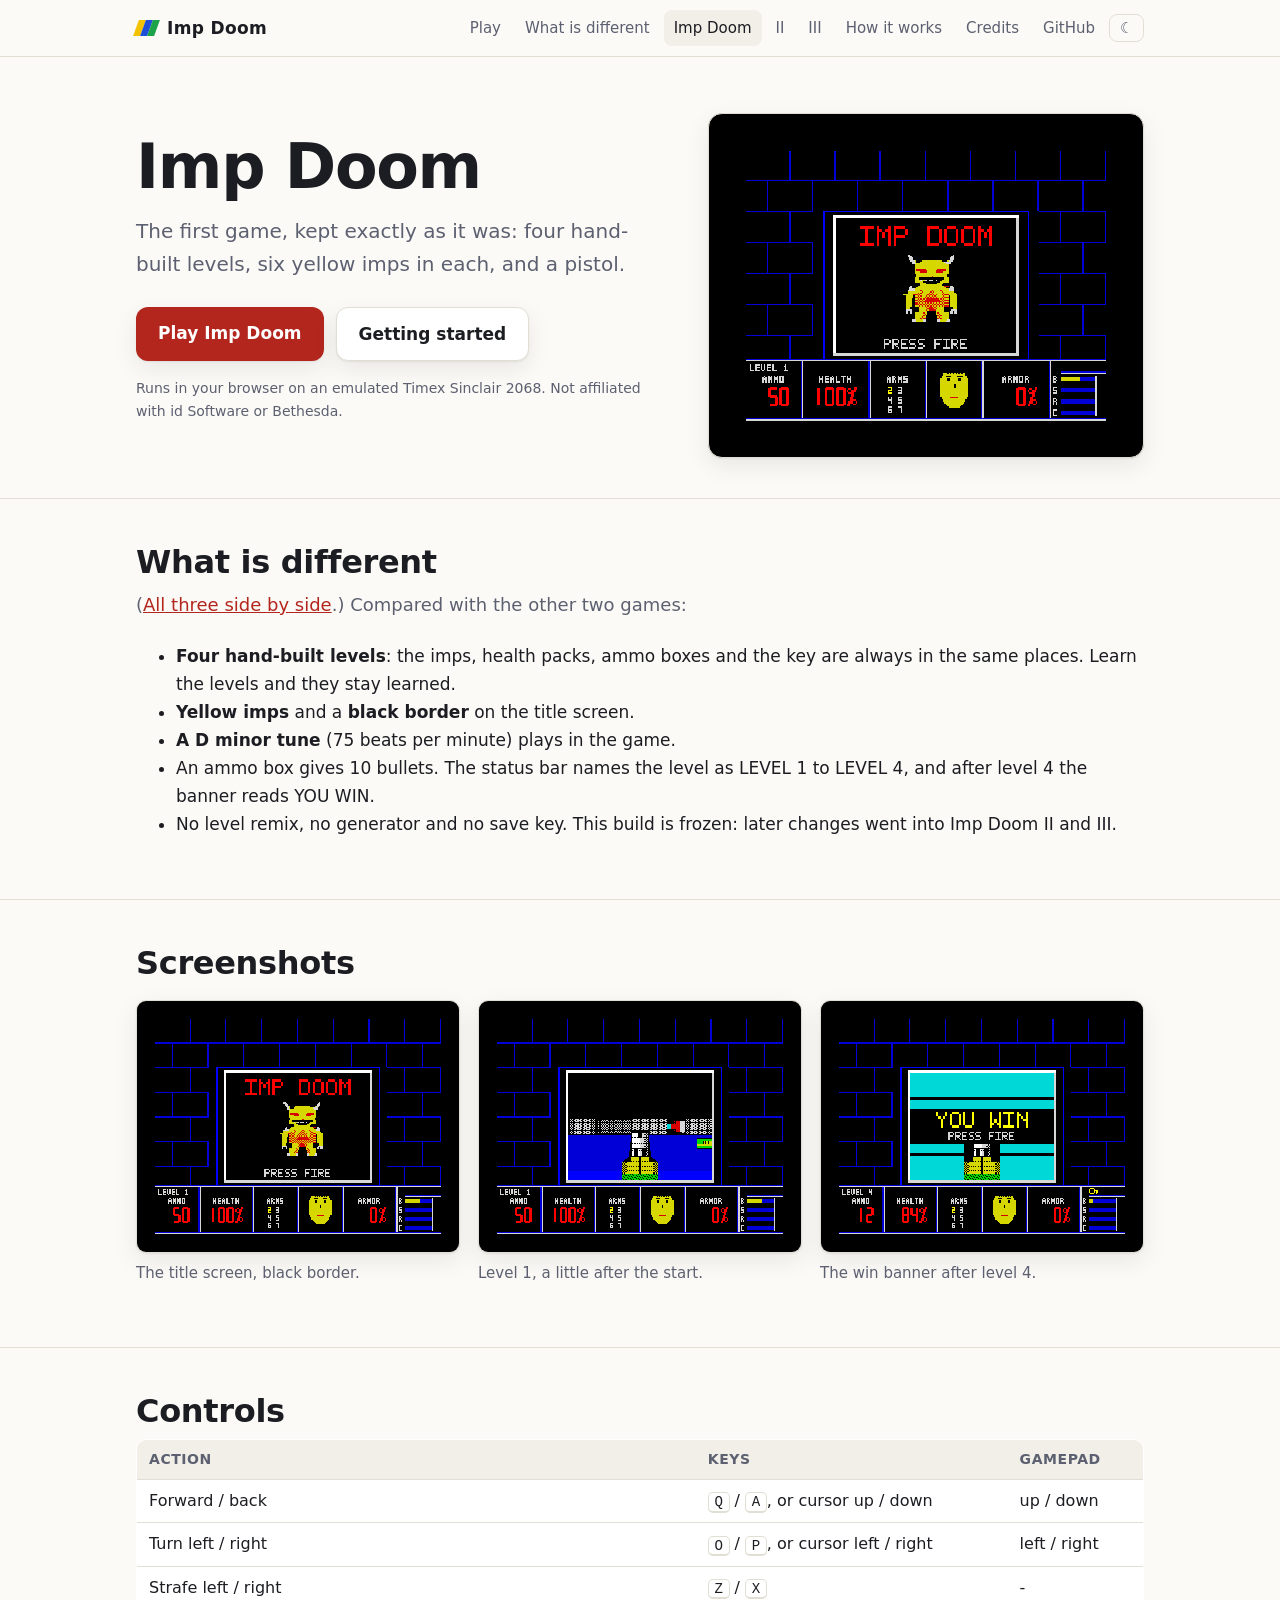
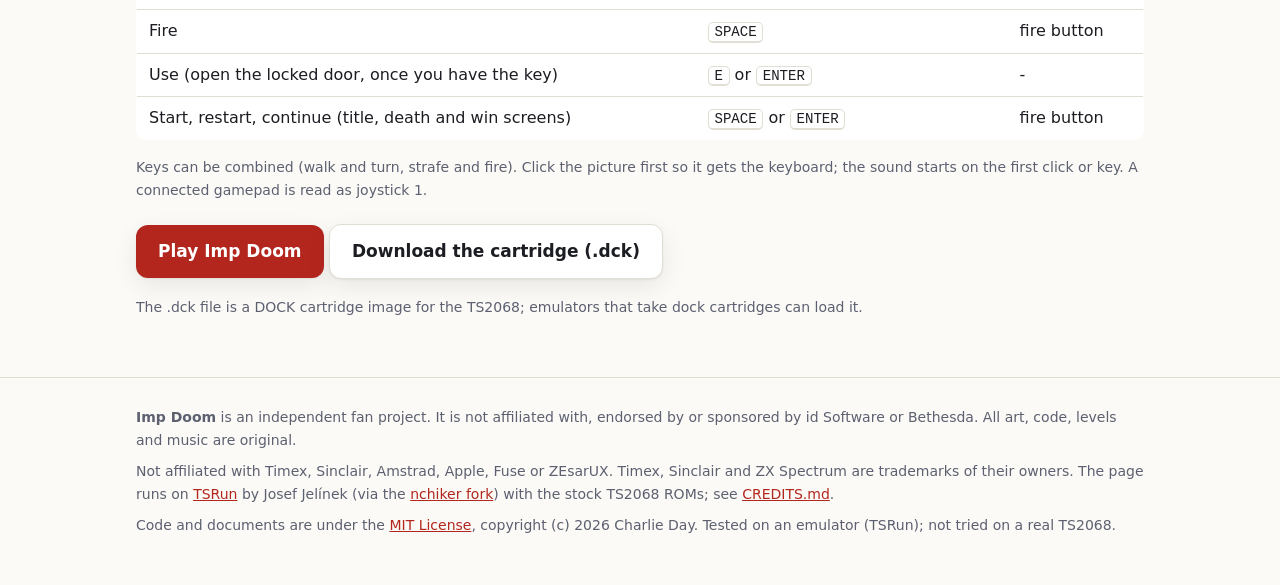
<file: imp-doom-1.html>
<!doctype html>
<html lang="en">
<head>
<meta charset="utf-8">
<meta name="viewport" content="width=device-width, initial-scale=1">
<title>Imp Doom</title>
<meta name="description" content="Imp Doom, the first version: four hand-built levels, yellow imps, a first-person shooter for the Timex Sinclair 2068.">
<link rel="icon" href="img/favicon.svg" type="image/svg+xml">
<link rel="stylesheet" href="css/site.css">
<script>try { var t = localStorage.getItem('imp-doom-site.theme'); if (t) document.documentElement.dataset.theme = t; } catch (e) {}</script>
</head>
<body>
<header class="bar">
  <div class="wrap">
    <a class="brand" href="index.html"><span class="stripe"><i></i><i></i><i></i></span> Imp Doom</a>
    <nav>
      <a href="index.html#play">Play</a>
      <a href="index.html#different">What is different</a>
      <a href="imp-doom-1.html" class="current">Imp Doom</a>
      <a href="imp-doom-2.html">II</a>
      <a href="imp-doom-3.html">III</a>
      <a href="tech.html">How it works</a>
      <a href="index.html#credits">Credits</a>
      <a href="https://github.com/nchiker/Imp-Doom">GitHub</a>
      <button class="theme" id="theme" title="Switch between light and dark">&#9790;</button>
    </nav>
  </div>
</header>

<section class="hero">
  <div class="wrap">
    <div>
      <h1>Imp Doom</h1>
      <p class="lead">The first game, kept exactly as it was: four hand-built levels, six yellow imps in each, and a pistol.</p>
      <div class="cta"><a class="btn" href="index.html#play=1">Play Imp Doom</a><a class="btn alt" href="index.html#getting-started">Getting started</a></div>
      <p class="fine">Runs in your browser on an emulated Timex Sinclair 2068. Not affiliated with id Software or Bethesda.</p>
    </div>
    <div class="screen"><img class="px" src="img/imp1_title.png" alt="Imp Doom title screen" width="576" height="448"></div>
  </div>
</section>
<section>
  <div class="wrap">
    <h2>What is different</h2>
    <p class="sub">(<a href="index.html#compare">All three side by side</a>.) Compared with the other two games:</p>
    <ul>
      <li><b>Four hand-built levels</b>: the imps, health packs, ammo boxes and the key are always in the same places. Learn the levels and they stay learned.</li>
      <li><b>Yellow imps</b> and a <b>black border</b> on the title screen.</li>
      <li><b>A D minor tune</b> (75 beats per minute) plays in the game.</li>
      <li>An ammo box gives 10 bullets. The status bar names the level as LEVEL 1 to LEVEL 4, and after level 4 the banner reads YOU WIN.</li>
      <li>No level remix, no generator and no save key. This build is frozen: later changes went into Imp Doom II and III.</li>
    </ul>
  </div>
</section>
<section>
  <div class="wrap">
    <h2>Screenshots</h2>
    <div class="trio">
<figure><img class="px" src="img/imp1_title.png" alt="Imp Doom title screen" width="576" height="448"><figcaption>The title screen, black border.</figcaption></figure>
<figure><img class="px" src="img/imp1_level1.png" alt="Imp Doom level 1" width="576" height="448"><figcaption>Level 1, a little after the start.</figcaption></figure>
<figure><img class="px" src="img/imp1_win.png" alt="Imp Doom: YOU WIN banner" width="576" height="448"><figcaption>The win banner after level 4.</figcaption></figure>
    </div>
  </div>
</section>
<section>
  <div class="wrap">
    <h2>Controls</h2>
<table>
  <tr><th>Action</th><th>Keys</th><th>Gamepad</th></tr>
  <tr><td>Forward / back</td><td><kbd>Q</kbd> / <kbd>A</kbd>, or cursor up / down</td><td>up / down</td></tr>
  <tr><td>Turn left / right</td><td><kbd>O</kbd> / <kbd>P</kbd>, or cursor left / right</td><td>left / right</td></tr>
  <tr><td>Strafe left / right</td><td><kbd>Z</kbd> / <kbd>X</kbd></td><td>-</td></tr>
  <tr><td>Fire</td><td><kbd>SPACE</kbd></td><td>fire button</td></tr>
  <tr><td>Use (open the locked door, once you have the key)</td><td><kbd>E</kbd> or <kbd>ENTER</kbd></td><td>-</td></tr>
  <tr><td>Start, restart, continue (title, death and win screens)</td><td><kbd>SPACE</kbd> or <kbd>ENTER</kbd></td><td>fire button</td></tr>
</table>
<p class="fine">Keys can be combined (walk and turn, strafe and fire). Click the picture first so it gets the keyboard; the sound starts on the first click or key. A connected gamepad is read as joystick 1.</p>
    <p style="margin-top:22px"><a class="btn" href="index.html#play=1">Play Imp Doom</a> <a class="btn alt" href="cart/imp_doom_1.dck" download>Download the cartridge (.dck)</a></p>
    <p class="fine">The .dck file is a DOCK cartridge image for the TS2068; emulators that take dock cartridges can load it.</p>
  </div>
</section>
<footer>
  <div class="wrap">
    <p><b>Imp Doom</b> is an independent fan project. It is not affiliated with, endorsed by or sponsored by id Software or Bethesda. All art, code, levels and music are original.</p>
    <p>Not affiliated with Timex, Sinclair, Amstrad, Apple, Fuse or ZEsarUX. Timex, Sinclair and ZX Spectrum are trademarks of their owners. The page runs on <a href="https://github.com/josef-jelinek/TSRun">TSRun</a> by Josef Jel&iacute;nek (via the <a href="https://github.com/nchiker/TSRun">nchiker fork</a>) with the stock TS2068 ROMs; see <a href="https://github.com/nchiker/Imp-Doom/blob/main/CREDITS.md">CREDITS.md</a>.</p>
    <p>Code and documents are under the <a href="LICENSE">MIT License</a>, copyright (c) 2026 Charlie Day. Tested on an emulator (TSRun); not tried on a real TS2068.</p>
  </div>
</footer>
<script src="js/site.js"></script>
</body>
</html>
</file>
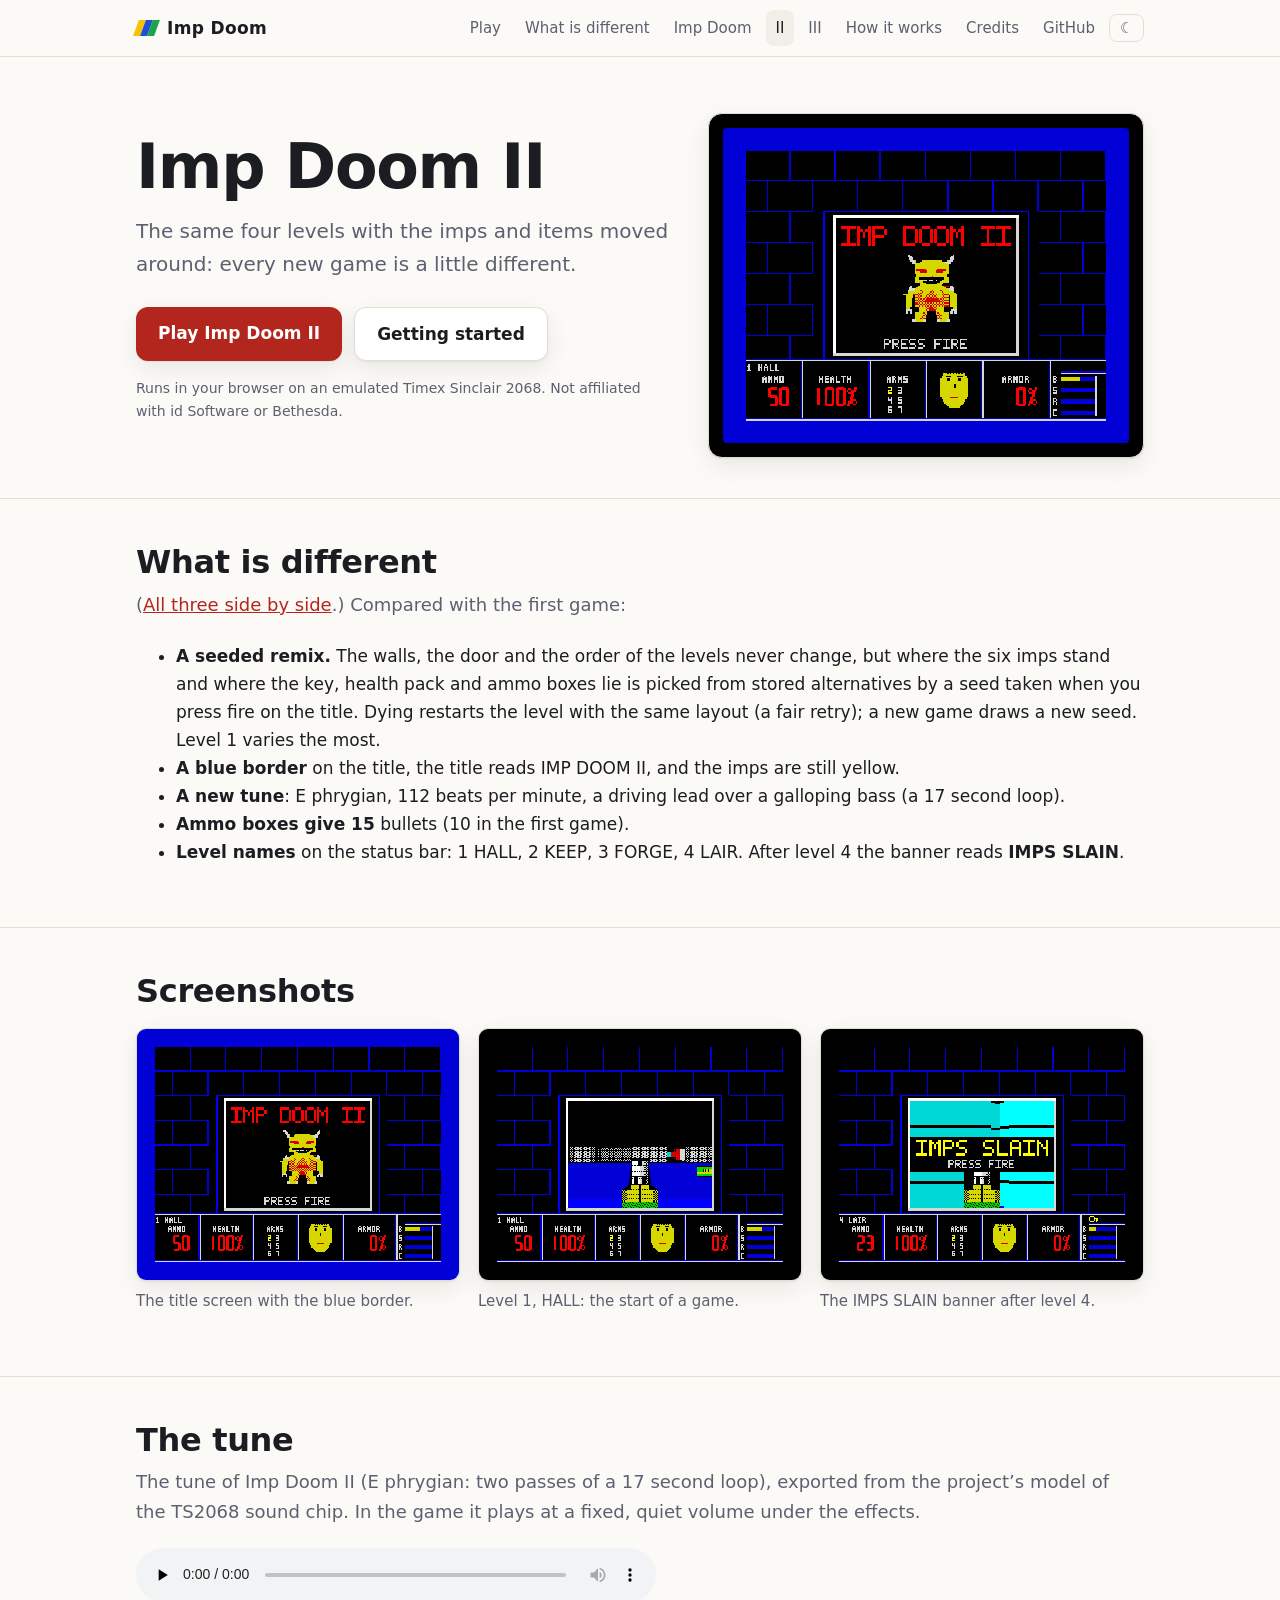
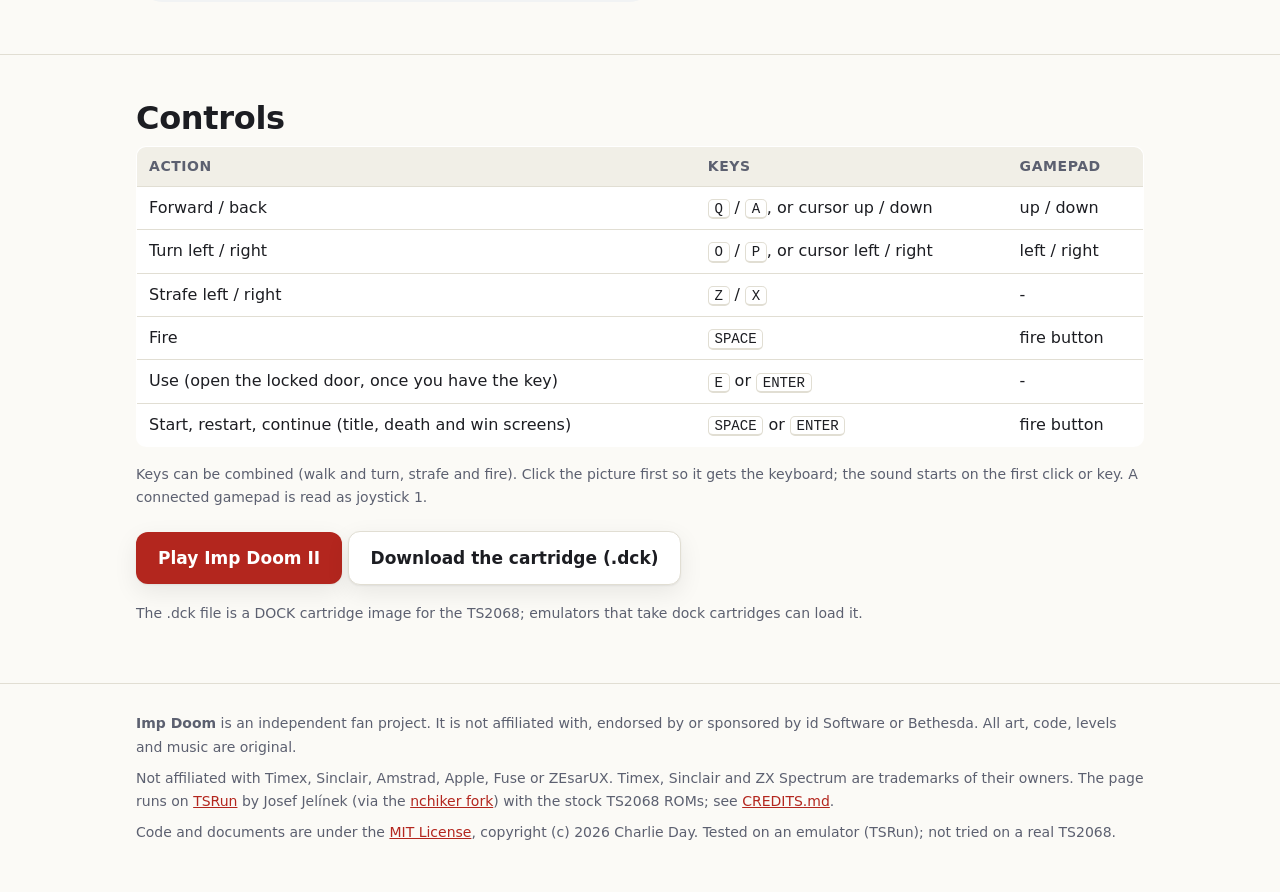
<file: imp-doom-2.html>
<!doctype html>
<html lang="en">
<head>
<meta charset="utf-8">
<meta name="viewport" content="width=device-width, initial-scale=1">
<title>Imp Doom II</title>
<meta name="description" content="Imp Doom II: the four levels remixed with seeded imp and item placement, blue border, a new tune.">
<link rel="icon" href="img/favicon.svg" type="image/svg+xml">
<link rel="stylesheet" href="css/site.css">
<script>try { var t = localStorage.getItem('imp-doom-site.theme'); if (t) document.documentElement.dataset.theme = t; } catch (e) {}</script>
</head>
<body>
<header class="bar">
  <div class="wrap">
    <a class="brand" href="index.html"><span class="stripe"><i></i><i></i><i></i></span> Imp Doom</a>
    <nav>
      <a href="index.html#play">Play</a>
      <a href="index.html#different">What is different</a>
      <a href="imp-doom-1.html">Imp Doom</a>
      <a href="imp-doom-2.html" class="current">II</a>
      <a href="imp-doom-3.html">III</a>
      <a href="tech.html">How it works</a>
      <a href="index.html#credits">Credits</a>
      <a href="https://github.com/nchiker/Imp-Doom">GitHub</a>
      <button class="theme" id="theme" title="Switch between light and dark">&#9790;</button>
    </nav>
  </div>
</header>

<section class="hero">
  <div class="wrap">
    <div>
      <h1>Imp Doom II</h1>
      <p class="lead">The same four levels with the imps and items moved around: every new game is a little different.</p>
      <div class="cta"><a class="btn" href="index.html#play=2">Play Imp Doom II</a><a class="btn alt" href="index.html#getting-started">Getting started</a></div>
      <p class="fine">Runs in your browser on an emulated Timex Sinclair 2068. Not affiliated with id Software or Bethesda.</p>
    </div>
    <div class="screen"><img class="px" src="img/imp2_title.png" alt="Imp Doom II title screen" width="576" height="448"></div>
  </div>
</section>
<section>
  <div class="wrap">
    <h2>What is different</h2>
    <p class="sub">(<a href="index.html#compare">All three side by side</a>.) Compared with the first game:</p>
    <ul>
      <li><b>A seeded remix.</b> The walls, the door and the order of the levels never change, but where the six imps stand and where the key, health pack and ammo boxes lie is picked from stored alternatives by a seed taken when you press fire on the title. Dying restarts the level with the same layout (a fair retry); a new game draws a new seed. Level 1 varies the most.</li>
      <li><b>A blue border</b> on the title, the title reads IMP DOOM II, and the imps are still yellow.</li>
      <li><b>A new tune</b>: E phrygian, 112 beats per minute, a driving lead over a galloping bass (a 17 second loop).</li>
      <li><b>Ammo boxes give 15</b> bullets (10 in the first game).</li>
      <li><b>Level names</b> on the status bar: 1 HALL, 2 KEEP, 3 FORGE, 4 LAIR. After level 4 the banner reads <b>IMPS SLAIN</b>.</li>
    </ul>
  </div>
</section>
<section>
  <div class="wrap">
    <h2>Screenshots</h2>
    <div class="trio">
<figure><img class="px" src="img/imp2_title.png" alt="Imp Doom II title screen" width="576" height="448"><figcaption>The title screen with the blue border.</figcaption></figure>
<figure><img class="px" src="img/imp2_level1.png" alt="Imp Doom II level 1" width="576" height="448"><figcaption>Level 1, HALL: the start of a game.</figcaption></figure>
<figure><img class="px" src="img/imp2_win.png" alt="Imp Doom II: IMPS SLAIN banner" width="576" height="448"><figcaption>The IMPS SLAIN banner after level 4.</figcaption></figure>
    </div>
  </div>
</section>
<section>
  <div class="wrap">
    <h2>The tune</h2>
    <p class="sub">The tune of Imp Doom II (E phrygian: two passes of a 17 second loop), exported from the project&rsquo;s model of the TS2068 sound chip. In the game it plays at a fixed, quiet volume under the effects.</p>
    <audio controls preload="none" src="audio/imp_doom_2_tune.mp3">Your browser does not play audio elements; the file is <a href="audio/imp_doom_2_tune.mp3">audio/imp_doom_2_tune.mp3</a>.</audio>
  </div>
</section>
<section>
  <div class="wrap">
    <h2>Controls</h2>
<table>
  <tr><th>Action</th><th>Keys</th><th>Gamepad</th></tr>
  <tr><td>Forward / back</td><td><kbd>Q</kbd> / <kbd>A</kbd>, or cursor up / down</td><td>up / down</td></tr>
  <tr><td>Turn left / right</td><td><kbd>O</kbd> / <kbd>P</kbd>, or cursor left / right</td><td>left / right</td></tr>
  <tr><td>Strafe left / right</td><td><kbd>Z</kbd> / <kbd>X</kbd></td><td>-</td></tr>
  <tr><td>Fire</td><td><kbd>SPACE</kbd></td><td>fire button</td></tr>
  <tr><td>Use (open the locked door, once you have the key)</td><td><kbd>E</kbd> or <kbd>ENTER</kbd></td><td>-</td></tr>
  <tr><td>Start, restart, continue (title, death and win screens)</td><td><kbd>SPACE</kbd> or <kbd>ENTER</kbd></td><td>fire button</td></tr>
</table>
<p class="fine">Keys can be combined (walk and turn, strafe and fire). Click the picture first so it gets the keyboard; the sound starts on the first click or key. A connected gamepad is read as joystick 1.</p>
    <p style="margin-top:22px"><a class="btn" href="index.html#play=2">Play Imp Doom II</a> <a class="btn alt" href="cart/imp_doom_2.dck" download>Download the cartridge (.dck)</a></p>
    <p class="fine">The .dck file is a DOCK cartridge image for the TS2068; emulators that take dock cartridges can load it.</p>
  </div>
</section>
<footer>
  <div class="wrap">
    <p><b>Imp Doom</b> is an independent fan project. It is not affiliated with, endorsed by or sponsored by id Software or Bethesda. All art, code, levels and music are original.</p>
    <p>Not affiliated with Timex, Sinclair, Amstrad, Apple, Fuse or ZEsarUX. Timex, Sinclair and ZX Spectrum are trademarks of their owners. The page runs on <a href="https://github.com/josef-jelinek/TSRun">TSRun</a> by Josef Jel&iacute;nek (via the <a href="https://github.com/nchiker/TSRun">nchiker fork</a>) with the stock TS2068 ROMs; see <a href="https://github.com/nchiker/Imp-Doom/blob/main/CREDITS.md">CREDITS.md</a>.</p>
    <p>Code and documents are under the <a href="LICENSE">MIT License</a>, copyright (c) 2026 Charlie Day. Tested on an emulator (TSRun); not tried on a real TS2068.</p>
  </div>
</footer>
<script src="js/site.js"></script>
</body>
</html>
</file>
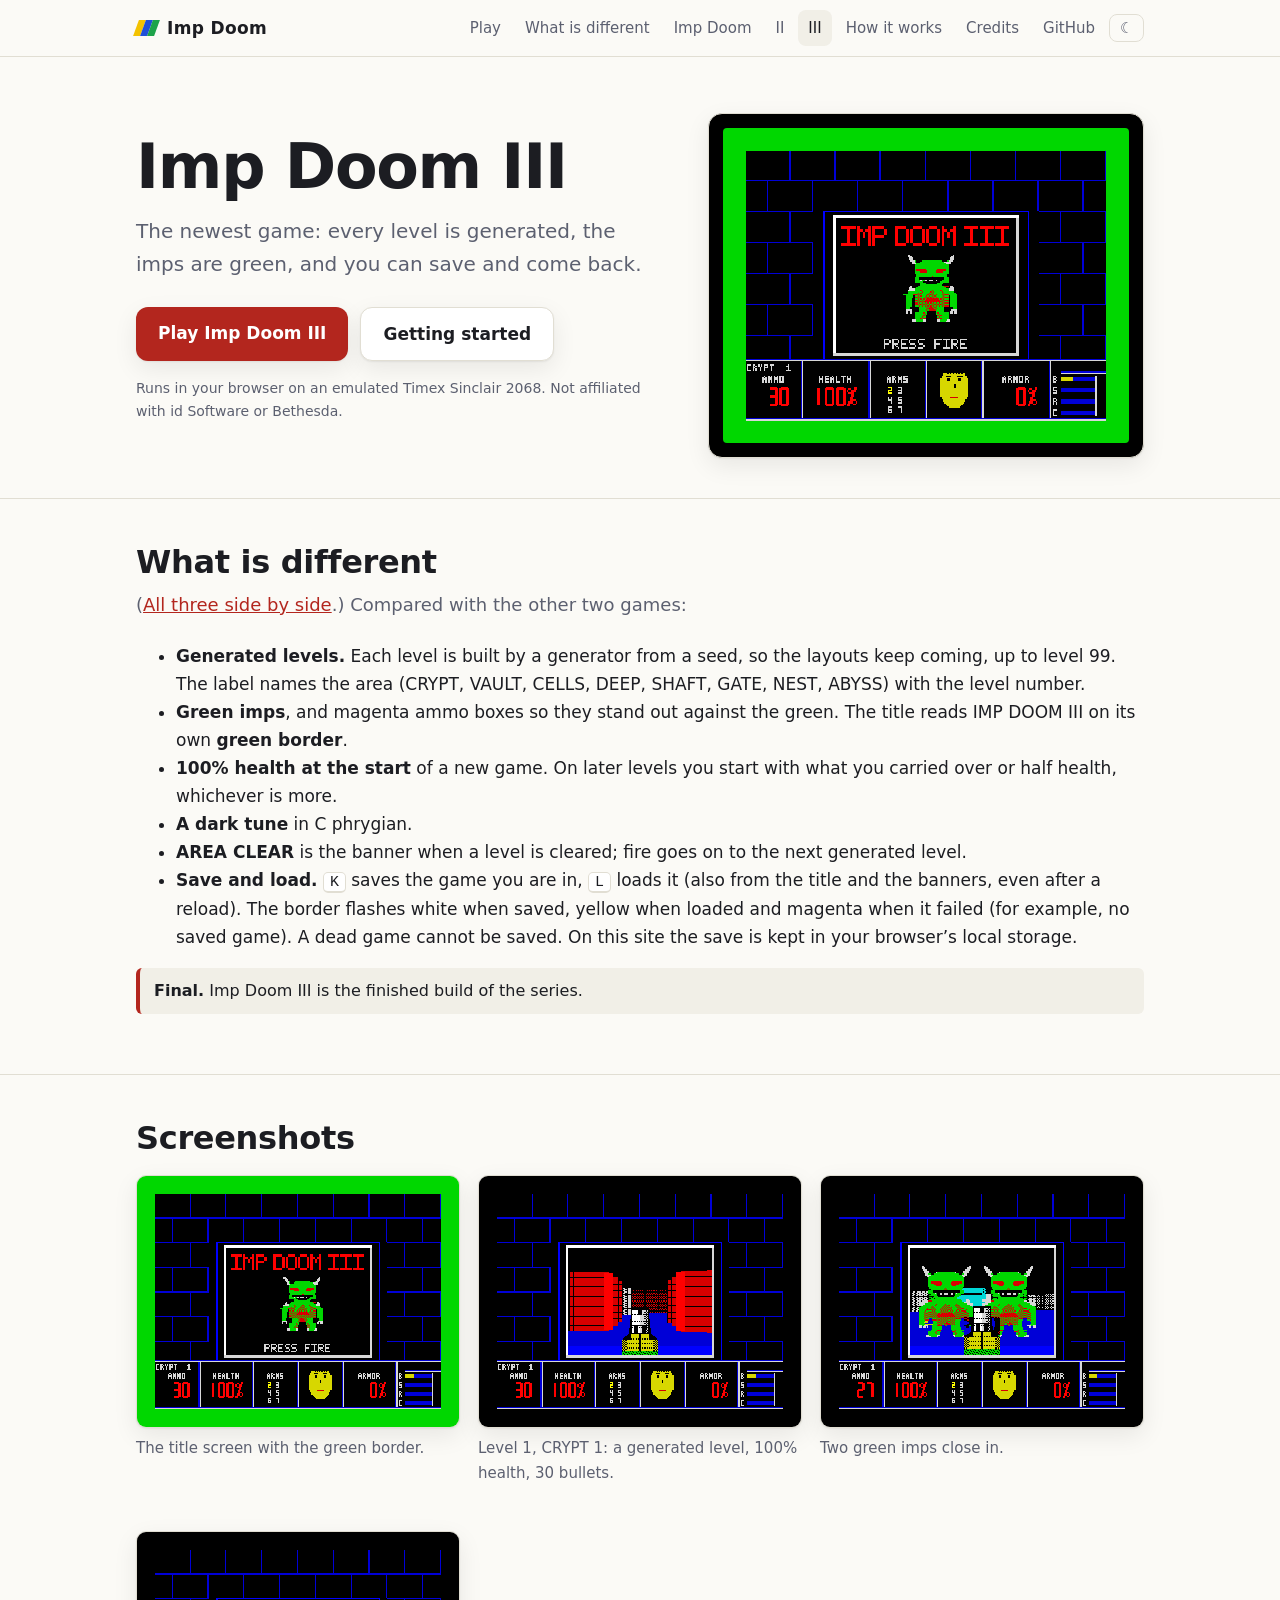
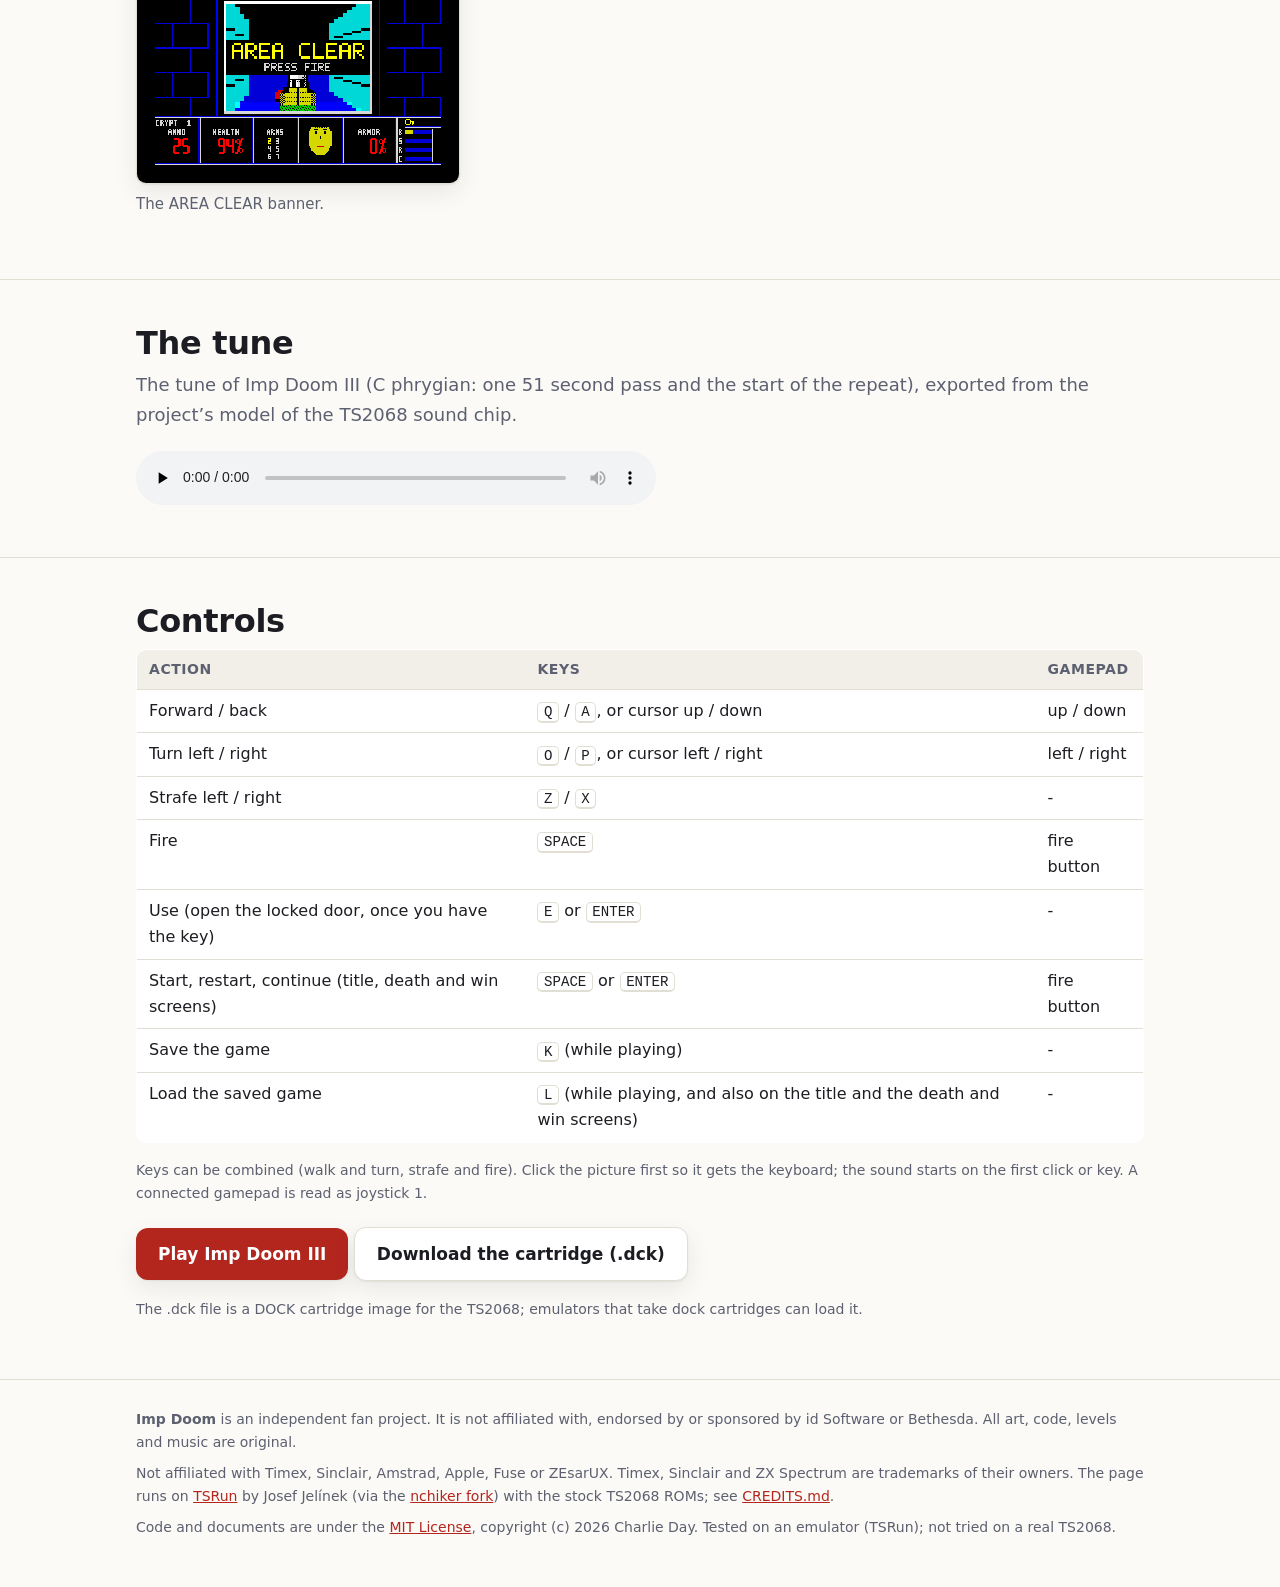
<file: imp-doom-3.html>
<!doctype html>
<html lang="en">
<head>
<meta charset="utf-8">
<meta name="viewport" content="width=device-width, initial-scale=1">
<title>Imp Doom III</title>
<meta name="description" content="Imp Doom III: generated levels up to level 99, green imps, a dark tune, and save and load on K and L.">
<link rel="icon" href="img/favicon.svg" type="image/svg+xml">
<link rel="stylesheet" href="css/site.css">
<script>try { var t = localStorage.getItem('imp-doom-site.theme'); if (t) document.documentElement.dataset.theme = t; } catch (e) {}</script>
</head>
<body>
<header class="bar">
  <div class="wrap">
    <a class="brand" href="index.html"><span class="stripe"><i></i><i></i><i></i></span> Imp Doom</a>
    <nav>
      <a href="index.html#play">Play</a>
      <a href="index.html#different">What is different</a>
      <a href="imp-doom-1.html">Imp Doom</a>
      <a href="imp-doom-2.html">II</a>
      <a href="imp-doom-3.html" class="current">III</a>
      <a href="tech.html">How it works</a>
      <a href="index.html#credits">Credits</a>
      <a href="https://github.com/nchiker/Imp-Doom">GitHub</a>
      <button class="theme" id="theme" title="Switch between light and dark">&#9790;</button>
    </nav>
  </div>
</header>

<section class="hero">
  <div class="wrap">
    <div>
      <h1>Imp Doom III</h1>
      <p class="lead">The newest game: every level is generated, the imps are green, and you can save and come back.</p>
      <div class="cta"><a class="btn" href="index.html#play=3">Play Imp Doom III</a><a class="btn alt" href="index.html#getting-started">Getting started</a></div>
      <p class="fine">Runs in your browser on an emulated Timex Sinclair 2068. Not affiliated with id Software or Bethesda.</p>
    </div>
    <div class="screen"><img class="px" src="img/imp3_title.png" alt="Imp Doom III title screen" width="576" height="448"></div>
  </div>
</section>
<section>
  <div class="wrap">
    <h2>What is different</h2>
    <p class="sub">(<a href="index.html#compare">All three side by side</a>.) Compared with the other two games:</p>
    <ul>
      <li><b>Generated levels.</b> Each level is built by a generator from a seed, so the layouts keep coming, up to level 99. The label names the area (CRYPT, VAULT, CELLS, DEEP, SHAFT, GATE, NEST, ABYSS) with the level number.</li>
      <li><b>Green imps</b>, and magenta ammo boxes so they stand out against the green. The title reads IMP DOOM III on its own <b>green border</b>.</li>
      <li><b>100% health at the start</b> of a new game. On later levels you start with what you carried over or half health, whichever is more.</li>
      <li><b>A dark tune</b> in C phrygian.</li>
      <li><b>AREA CLEAR</b> is the banner when a level is cleared; fire goes on to the next generated level.</li>
      <li><b>Save and load.</b> <kbd>K</kbd> saves the game you are in, <kbd>L</kbd> loads it (also from the title and the banners, even after a reload). The border flashes white when saved, yellow when loaded and magenta when it failed (for example, no saved game). A dead game cannot be saved. On this site the save is kept in your browser&rsquo;s local storage.</li>
    </ul>
    <p class="note"><b>Final.</b> Imp Doom III is the finished build of the series.</p>
  </div>
</section>
<section>
  <div class="wrap">
    <h2>Screenshots</h2>
    <div class="trio">
<figure><img class="px" src="img/imp3_title.png" alt="Imp Doom III title screen" width="576" height="448"><figcaption>The title screen with the green border.</figcaption></figure>
<figure><img class="px" src="img/imp3_level1.png" alt="Imp Doom III level 1" width="576" height="448"><figcaption>Level 1, CRYPT 1: a generated level, 100% health, 30 bullets.</figcaption></figure>
<figure><img class="px" src="img/imp3_imps.png" alt="Imp Doom III: two green imps" width="576" height="448"><figcaption>Two green imps close in.</figcaption></figure>
<figure><img class="px" src="img/imp3_clear.png" alt="Imp Doom III: AREA CLEAR banner" width="576" height="448"><figcaption>The AREA CLEAR banner.</figcaption></figure>
    </div>
  </div>
</section>
<section>
  <div class="wrap">
    <h2>The tune</h2>
    <p class="sub">The tune of Imp Doom III (C phrygian: one 51 second pass and the start of the repeat), exported from the project&rsquo;s model of the TS2068 sound chip.</p>
    <audio controls preload="none" src="audio/imp_doom_3_tune.mp3">Your browser does not play audio elements; the file is <a href="audio/imp_doom_3_tune.mp3">audio/imp_doom_3_tune.mp3</a>.</audio>
  </div>
</section>
<section>
  <div class="wrap">
    <h2>Controls</h2>
<table>
  <tr><th>Action</th><th>Keys</th><th>Gamepad</th></tr>
  <tr><td>Forward / back</td><td><kbd>Q</kbd> / <kbd>A</kbd>, or cursor up / down</td><td>up / down</td></tr>
  <tr><td>Turn left / right</td><td><kbd>O</kbd> / <kbd>P</kbd>, or cursor left / right</td><td>left / right</td></tr>
  <tr><td>Strafe left / right</td><td><kbd>Z</kbd> / <kbd>X</kbd></td><td>-</td></tr>
  <tr><td>Fire</td><td><kbd>SPACE</kbd></td><td>fire button</td></tr>
  <tr><td>Use (open the locked door, once you have the key)</td><td><kbd>E</kbd> or <kbd>ENTER</kbd></td><td>-</td></tr>
  <tr><td>Start, restart, continue (title, death and win screens)</td><td><kbd>SPACE</kbd> or <kbd>ENTER</kbd></td><td>fire button</td></tr>
  <tr><td>Save the game</td><td><kbd>K</kbd> (while playing)</td><td>-</td></tr>
  <tr><td>Load the saved game</td><td><kbd>L</kbd> (while playing, and also on the title and the death and win screens)</td><td>-</td></tr>
</table>
<p class="fine">Keys can be combined (walk and turn, strafe and fire). Click the picture first so it gets the keyboard; the sound starts on the first click or key. A connected gamepad is read as joystick 1.</p>
    <p style="margin-top:22px"><a class="btn" href="index.html#play=3">Play Imp Doom III</a> <a class="btn alt" href="cart/imp_doom_3.dck" download>Download the cartridge (.dck)</a></p>
    <p class="fine">The .dck file is a DOCK cartridge image for the TS2068; emulators that take dock cartridges can load it.</p>
  </div>
</section>
<footer>
  <div class="wrap">
    <p><b>Imp Doom</b> is an independent fan project. It is not affiliated with, endorsed by or sponsored by id Software or Bethesda. All art, code, levels and music are original.</p>
    <p>Not affiliated with Timex, Sinclair, Amstrad, Apple, Fuse or ZEsarUX. Timex, Sinclair and ZX Spectrum are trademarks of their owners. The page runs on <a href="https://github.com/josef-jelinek/TSRun">TSRun</a> by Josef Jel&iacute;nek (via the <a href="https://github.com/nchiker/TSRun">nchiker fork</a>) with the stock TS2068 ROMs; see <a href="https://github.com/nchiker/Imp-Doom/blob/main/CREDITS.md">CREDITS.md</a>.</p>
    <p>Code and documents are under the <a href="LICENSE">MIT License</a>, copyright (c) 2026 Charlie Day. Tested on an emulator (TSRun); not tried on a real TS2068.</p>
  </div>
</footer>
<script src="js/site.js"></script>
</body>
</html>
</file>
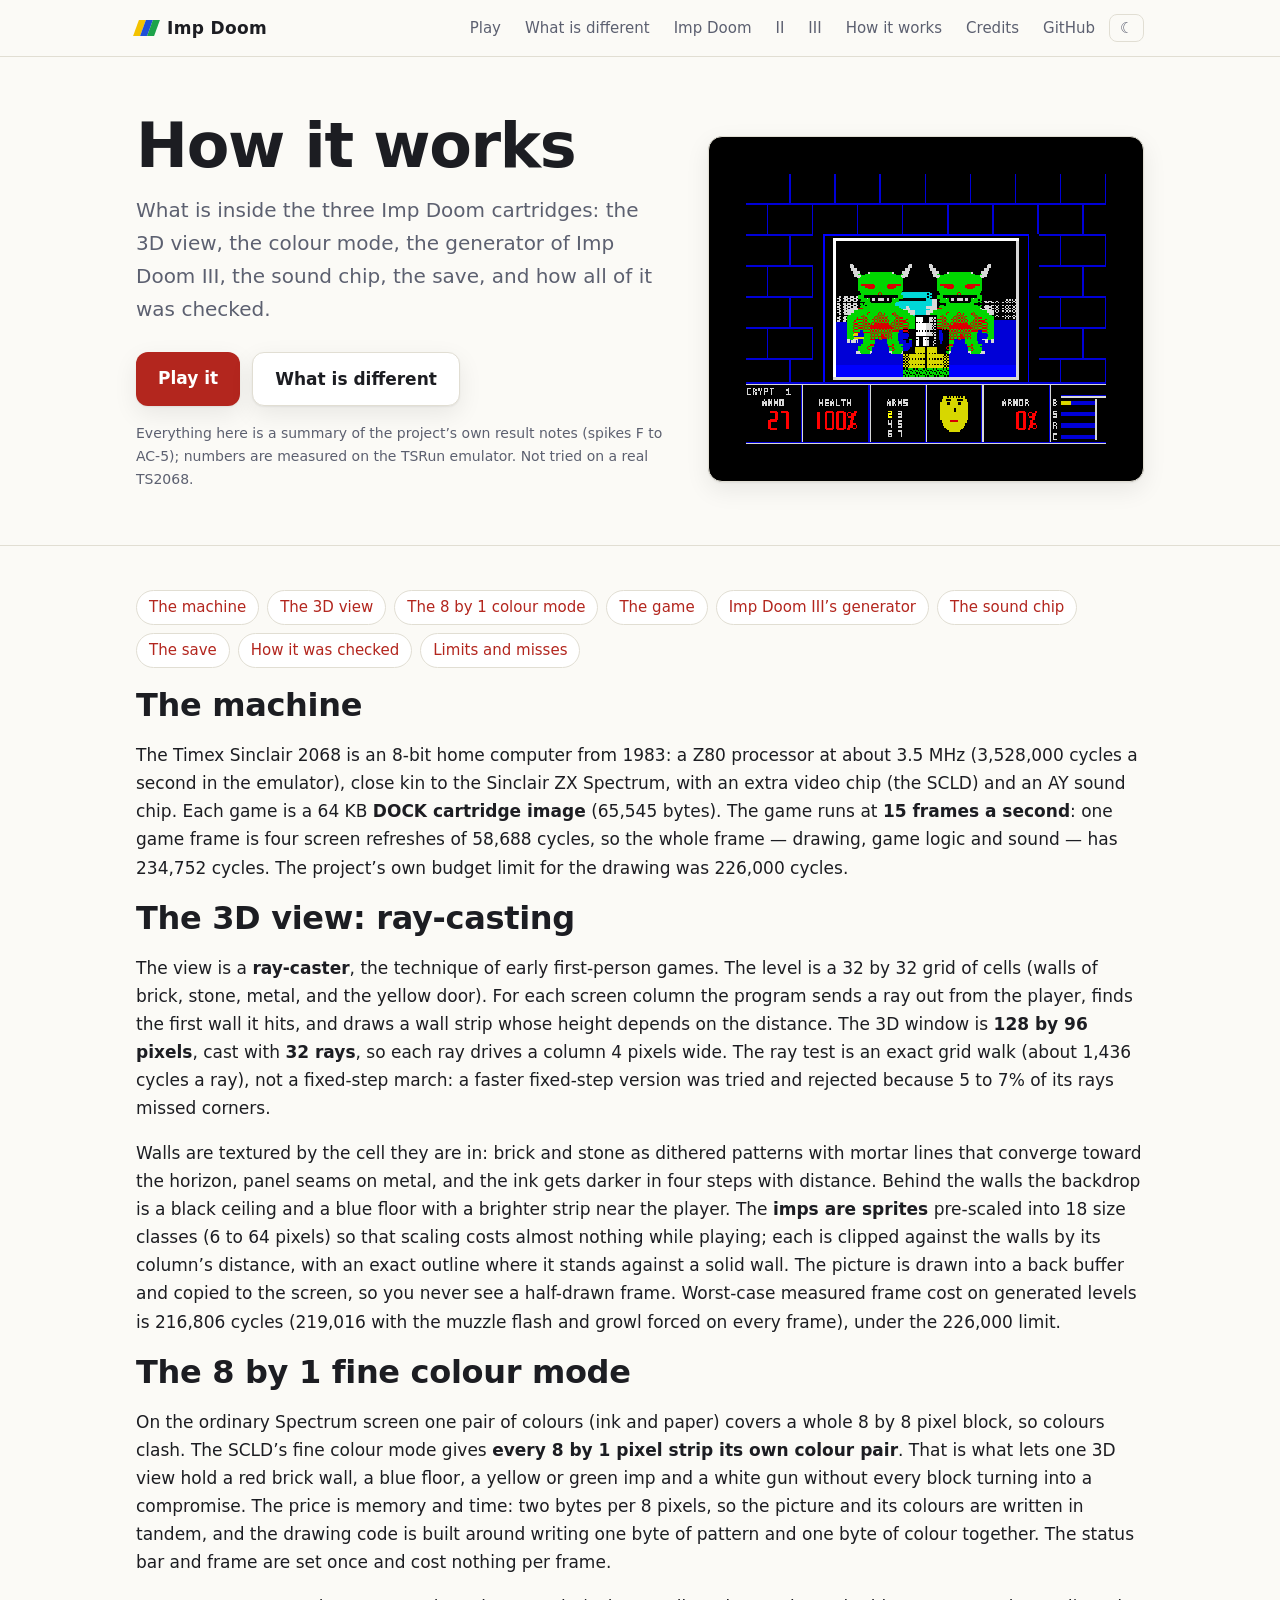
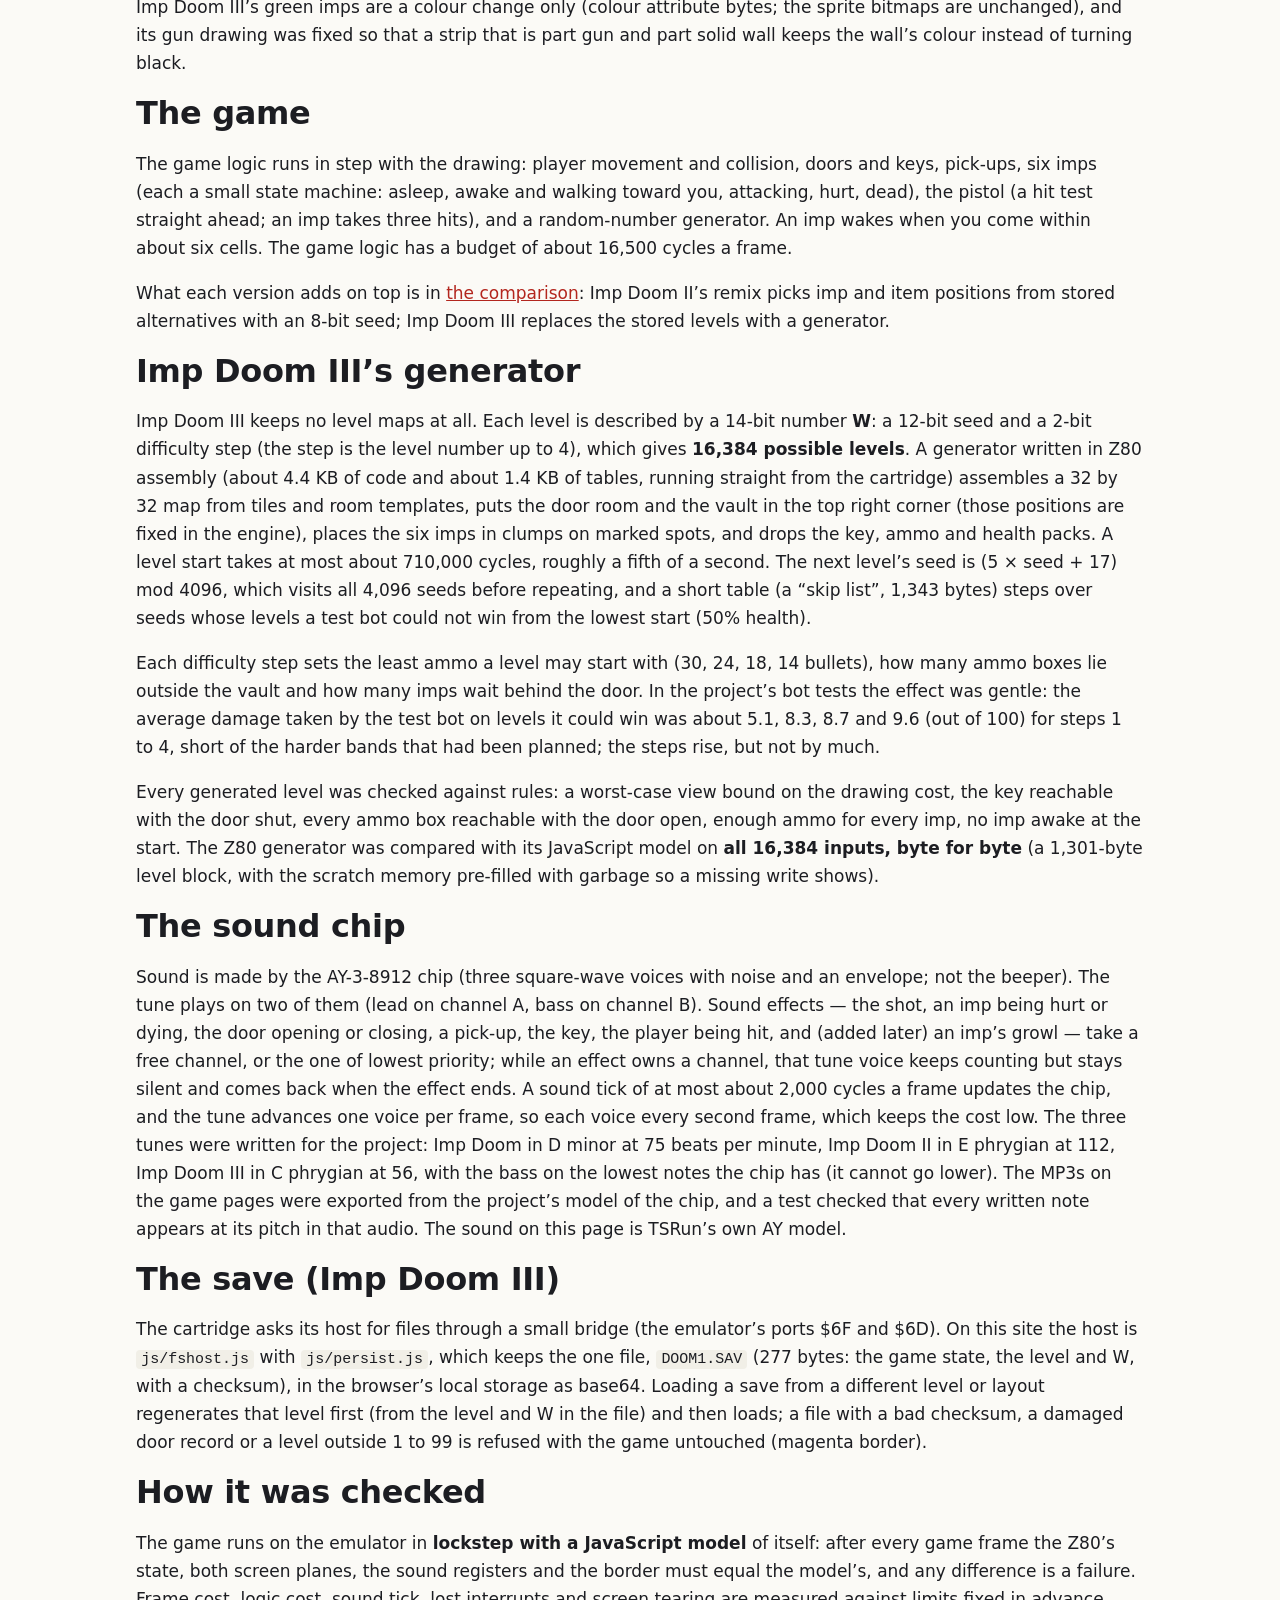
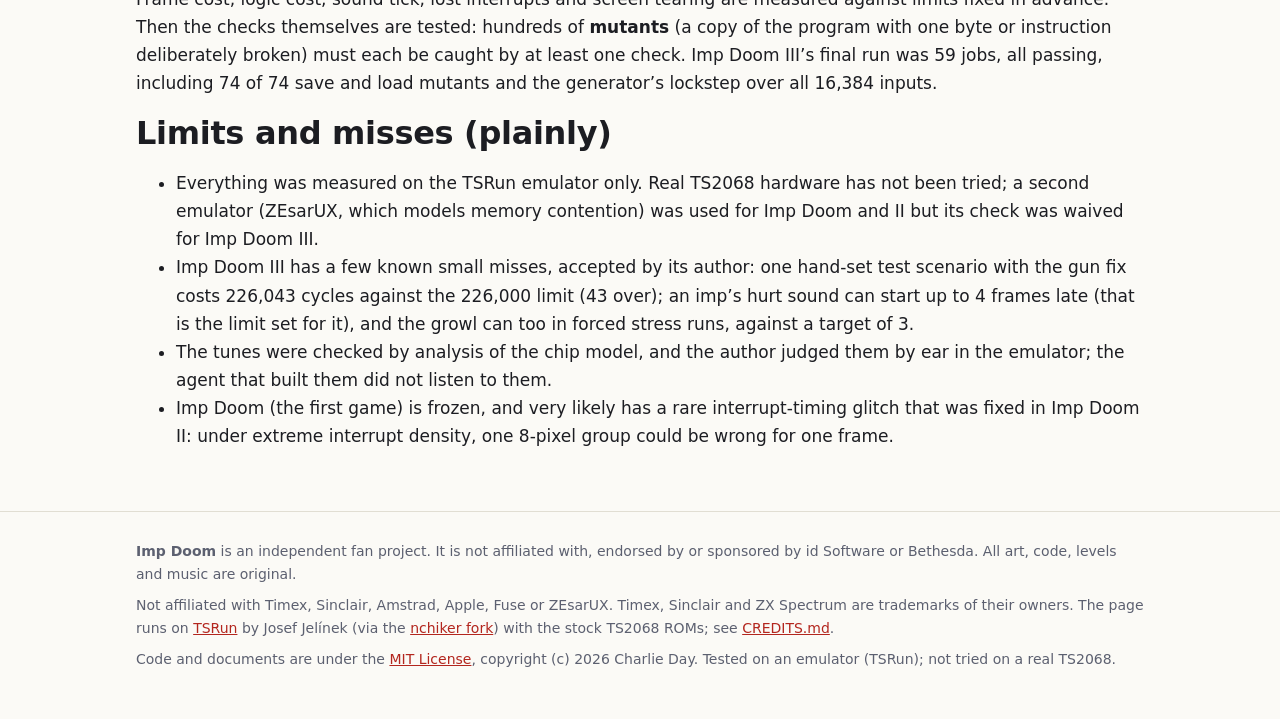
<file: tech.html>
<!doctype html>
<html lang="en">
<head>
<meta charset="utf-8">
<meta name="viewport" content="width=device-width, initial-scale=1">
<title>Imp Doom: how it works</title>
<meta name="description" content="How Imp Doom works: the ray-casting 3D view, the 8 by 1 fine colour mode, the level generator of Imp Doom III, the sound chip and how it was checked.">
<link rel="icon" href="img/favicon.svg" type="image/svg+xml">
<link rel="stylesheet" href="css/site.css">
<script>try { var t = localStorage.getItem('imp-doom-site.theme'); if (t) document.documentElement.dataset.theme = t; } catch (e) {}</script>
</head>
<body>
<header class="bar">
  <div class="wrap">
    <a class="brand" href="index.html"><span class="stripe"><i></i><i></i><i></i></span> Imp Doom</a>
    <nav>
      <a href="index.html#play">Play</a>
      <a href="index.html#different">What is different</a>
      <a href="imp-doom-1.html">Imp Doom</a>
      <a href="imp-doom-2.html">II</a>
      <a href="imp-doom-3.html">III</a>
      <a href="tech.html">How it works</a>
      <a href="index.html#credits">Credits</a>
      <a href="https://github.com/nchiker/Imp-Doom">GitHub</a>
      <button class="theme" id="theme" title="Switch between light and dark">&#9790;</button>
    </nav>
  </div>
</header>

<main>
<section class="hero">
  <div class="wrap">
    <div>
      <h1>How it works</h1>
      <p class="lead">What is inside the three Imp Doom cartridges: the 3D view, the colour mode, the generator of Imp Doom III, the sound chip, the save, and how all of it was checked.</p>
      <div class="cta"><a class="btn" href="index.html#play">Play it</a><a class="btn alt" href="index.html#different">What is different</a></div>
      <p class="fine">Everything here is a summary of the project&rsquo;s own result notes (spikes F to AC-5); numbers are measured on the TSRun emulator. Not tried on a real TS2068.</p>
    </div>
    <div class="screen"><img class="px" src="img/imp3_imps.png" alt="Imp Doom III: two green imps in a corridor" width="576" height="448"></div>
  </div>
</section>
<section>
  <div class="wrap">
    <ul class="toc"><li><a href="#machine">The machine</a></li><li><a href="#view">The 3D view</a></li><li><a href="#colour">The 8 by 1 colour mode</a></li><li><a href="#logic">The game</a></li><li><a href="#generator">Imp Doom III&rsquo;s generator</a></li><li><a href="#sound">The sound chip</a></li><li><a href="#save">The save</a></li><li><a href="#checks">How it was checked</a></li><li><a href="#limits">Limits and misses</a></li></ul>

    <h2 id="machine">The machine</h2>
    <p>The Timex Sinclair 2068 is an 8-bit home computer from 1983: a Z80 processor at about 3.5 MHz (3,528,000 cycles a second in the emulator), close kin to the Sinclair ZX Spectrum, with an extra video chip (the SCLD) and an AY sound chip. Each game is a 64 KB <b>DOCK cartridge image</b> (65,545 bytes). The game runs at <b>15 frames a second</b>: one game frame is four screen refreshes of 58,688 cycles, so the whole frame &mdash; drawing, game logic and sound &mdash; has 234,752 cycles. The project&rsquo;s own budget limit for the drawing was 226,000 cycles.</p>

    <h2 id="view">The 3D view: ray-casting</h2>
    <p>The view is a <b>ray-caster</b>, the technique of early first-person games. The level is a 32 by 32 grid of cells (walls of brick, stone, metal, and the yellow door). For each screen column the program sends a ray out from the player, finds the first wall it hits, and draws a wall strip whose height depends on the distance. The 3D window is <b>128 by 96 pixels</b>, cast with <b>32 rays</b>, so each ray drives a column 4 pixels wide. The ray test is an exact grid walk (about 1,436 cycles a ray), not a fixed-step march: a faster fixed-step version was tried and rejected because 5 to 7% of its rays missed corners.</p>
    <p>Walls are textured by the cell they are in: brick and stone as dithered patterns with mortar lines that converge toward the horizon, panel seams on metal, and the ink gets darker in four steps with distance. Behind the walls the backdrop is a black ceiling and a blue floor with a brighter strip near the player. The <b>imps are sprites</b> pre-scaled into 18 size classes (6 to 64 pixels) so that scaling costs almost nothing while playing; each is clipped against the walls by its column&rsquo;s distance, with an exact outline where it stands against a solid wall. The picture is drawn into a back buffer and copied to the screen, so you never see a half-drawn frame. Worst-case measured frame cost on generated levels is 216,806 cycles (219,016 with the muzzle flash and growl forced on every frame), under the 226,000 limit.</p>

    <h2 id="colour">The 8 by 1 fine colour mode</h2>
    <p>On the ordinary Spectrum screen one pair of colours (ink and paper) covers a whole 8 by 8 pixel block, so colours clash. The SCLD&rsquo;s fine colour mode gives <b>every 8 by 1 pixel strip its own colour pair</b>. That is what lets one 3D view hold a red brick wall, a blue floor, a yellow or green imp and a white gun without every block turning into a compromise. The price is memory and time: two bytes per 8 pixels, so the picture and its colours are written in tandem, and the drawing code is built around writing one byte of pattern and one byte of colour together. The status bar and frame are set once and cost nothing per frame.</p>
    <p>Imp Doom III&rsquo;s green imps are a colour change only (colour attribute bytes; the sprite bitmaps are unchanged), and its gun drawing was fixed so that a strip that is part gun and part solid wall keeps the wall&rsquo;s colour instead of turning black.</p>

    <h2 id="logic">The game</h2>
    <p>The game logic runs in step with the drawing: player movement and collision, doors and keys, pick-ups, six imps (each a small state machine: asleep, awake and walking toward you, attacking, hurt, dead), the pistol (a hit test straight ahead; an imp takes three hits), and a random-number generator. An imp wakes when you come within about six cells. The game logic has a budget of about 16,500 cycles a frame.</p>
    <p>What each version adds on top is in <a href="index.html#compare">the comparison</a>: Imp Doom II&rsquo;s remix picks imp and item positions from stored alternatives with an 8-bit seed; Imp Doom III replaces the stored levels with a generator.</p>

    <h2 id="generator">Imp Doom III&rsquo;s generator</h2>
    <p>Imp Doom III keeps no level maps at all. Each level is described by a 14-bit number <b>W</b>: a 12-bit seed and a 2-bit difficulty step (the step is the level number up to 4), which gives <b>16,384 possible levels</b>. A generator written in Z80 assembly (about 4.4 KB of code and about 1.4 KB of tables, running straight from the cartridge) assembles a 32 by 32 map from tiles and room templates, puts the door room and the vault in the top right corner (those positions are fixed in the engine), places the six imps in clumps on marked spots, and drops the key, ammo and health packs. A level start takes at most about 710,000 cycles, roughly a fifth of a second. The next level&rsquo;s seed is (5 &times; seed + 17) mod 4096, which visits all 4,096 seeds before repeating, and a short table (a &ldquo;skip list&rdquo;, 1,343 bytes) steps over seeds whose levels a test bot could not win from the lowest start (50% health).</p>
    <p>Each difficulty step sets the least ammo a level may start with (30, 24, 18, 14 bullets), how many ammo boxes lie outside the vault and how many imps wait behind the door. In the project&rsquo;s bot tests the effect was gentle: the average damage taken by the test bot on levels it could win was about 5.1, 8.3, 8.7 and 9.6 (out of 100) for steps 1 to 4, short of the harder bands that had been planned; the steps rise, but not by much.</p>
    <p>Every generated level was checked against rules: a worst-case view bound on the drawing cost, the key reachable with the door shut, every ammo box reachable with the door open, enough ammo for every imp, no imp awake at the start. The Z80 generator was compared with its JavaScript model on <b>all 16,384 inputs, byte for byte</b> (a 1,301-byte level block, with the scratch memory pre-filled with garbage so a missing write shows).</p>

    <h2 id="sound">The sound chip</h2>
    <p>Sound is made by the AY-3-8912 chip (three square-wave voices with noise and an envelope; not the beeper). The tune plays on two of them (lead on channel A, bass on channel B). Sound effects &mdash; the shot, an imp being hurt or dying, the door opening or closing, a pick-up, the key, the player being hit, and (added later) an imp&rsquo;s growl &mdash; take a free channel, or the one of lowest priority; while an effect owns a channel, that tune voice keeps counting but stays silent and comes back when the effect ends. A sound tick of at most about 2,000 cycles a frame updates the chip, and the tune advances one voice per frame, so each voice every second frame, which keeps the cost low. The three tunes were written for the project: Imp Doom in D minor at 75 beats per minute, Imp Doom II in E phrygian at 112, Imp Doom III in C phrygian at 56, with the bass on the lowest notes the chip has (it cannot go lower). The MP3s on the game pages were exported from the project&rsquo;s model of the chip, and a test checked that every written note appears at its pitch in that audio. The sound on this page is TSRun&rsquo;s own AY model.</p>

    <h2 id="save">The save (Imp Doom III)</h2>
    <p>The cartridge asks its host for files through a small bridge (the emulator&rsquo;s ports $6F and $6D). On this site the host is <code>js/fshost.js</code> with <code>js/persist.js</code>, which keeps the one file, <code>DOOM1.SAV</code> (277 bytes: the game state, the level and W, with a checksum), in the browser&rsquo;s local storage as base64. Loading a save from a different level or layout regenerates that level first (from the level and W in the file) and then loads; a file with a bad checksum, a damaged door record or a level outside 1 to 99 is refused with the game untouched (magenta border).</p>

    <h2 id="checks">How it was checked</h2>
    <p>The game runs on the emulator in <b>lockstep with a JavaScript model</b> of itself: after every game frame the Z80&rsquo;s state, both screen planes, the sound registers and the border must equal the model&rsquo;s, and any difference is a failure. Frame cost, logic cost, sound tick, lost interrupts and screen tearing are measured against limits fixed in advance. Then the checks themselves are tested: hundreds of <b>mutants</b> (a copy of the program with one byte or instruction deliberately broken) must each be caught by at least one check. Imp Doom III&rsquo;s final run was 59 jobs, all passing, including 74 of 74 save and load mutants and the generator&rsquo;s lockstep over all 16,384 inputs.</p>

    <h2 id="limits">Limits and misses (plainly)</h2>
    <ul>
      <li>Everything was measured on the TSRun emulator only. Real TS2068 hardware has not been tried; a second emulator (ZEsarUX, which models memory contention) was used for Imp Doom and II but its check was waived for Imp Doom III.</li>
      <li>Imp Doom III has a few known small misses, accepted by its author: one hand-set test scenario with the gun fix costs 226,043 cycles against the 226,000 limit (43 over); an imp&rsquo;s hurt sound can start up to 4 frames late (that is the limit set for it), and the growl can too in forced stress runs, against a target of 3.</li>
      <li>The tunes were checked by analysis of the chip model, and the author judged them by ear in the emulator; the agent that built them did not listen to them.</li>
      <li>Imp Doom (the first game) is frozen, and very likely has a rare interrupt-timing glitch that was fixed in Imp Doom II: under extreme interrupt density, one 8-pixel group could be wrong for one frame.</li>
    </ul>
  </div>
</section>
</main>
<footer>
  <div class="wrap">
    <p><b>Imp Doom</b> is an independent fan project. It is not affiliated with, endorsed by or sponsored by id Software or Bethesda. All art, code, levels and music are original.</p>
    <p>Not affiliated with Timex, Sinclair, Amstrad, Apple, Fuse or ZEsarUX. Timex, Sinclair and ZX Spectrum are trademarks of their owners. The page runs on <a href="https://github.com/josef-jelinek/TSRun">TSRun</a> by Josef Jel&iacute;nek (via the <a href="https://github.com/nchiker/TSRun">nchiker fork</a>) with the stock TS2068 ROMs; see <a href="https://github.com/nchiker/Imp-Doom/blob/main/CREDITS.md">CREDITS.md</a>.</p>
    <p>Code and documents are under the <a href="LICENSE">MIT License</a>, copyright (c) 2026 Charlie Day. Tested on an emulator (TSRun); not tried on a real TS2068.</p>
  </div>
</footer>
<script src="js/site.js"></script>
</body>
</html>
</file>
<file: css/site.css>
/* Imp Doom site styles. Variables and layout follow the Leap IDE / Leap Arcade pages (same author). */
:root {
  --bg: #fbfaf6; --panel: #ffffff; --ink: #1c1d22; --muted: #5c6070; --line: #e1ded3;
  --accent: #b3261e; --accent-ink: #ffffff; --code-bg: #f1efe7; --shadow: 0 1px 2px rgba(0,0,0,.06), 0 8px 24px rgba(0,0,0,.08);
  --y: #f3c200; --b: #1f4fd8; --g: #1da34a;
}
@media (prefers-color-scheme: dark) {
  :root:not([data-theme="light"]) {
    --bg: #101116; --panel: #181a21; --ink: #ecebe6; --muted: #9a9eae; --line: #2a2d38;
    --accent: #ff6a5e; --accent-ink: #1a0604; --code-bg: #1f222b; --shadow: 0 1px 2px rgba(0,0,0,.4), 0 8px 24px rgba(0,0,0,.35);
  }
}
:root[data-theme="dark"] {
  --bg: #101116; --panel: #181a21; --ink: #ecebe6; --muted: #9a9eae; --line: #2a2d38;
  --accent: #ff6a5e; --accent-ink: #1a0604; --code-bg: #1f222b; --shadow: 0 1px 2px rgba(0,0,0,.4), 0 8px 24px rgba(0,0,0,.35);
}
* { box-sizing: border-box; }
[hidden] { display: none !important; }
html { scroll-behavior: smooth; scroll-padding-top: 72px; }
body { margin: 0; background: var(--bg); color: var(--ink); font: 17px/1.65 system-ui, -apple-system, "Segoe UI", Roboto, sans-serif; }
a { color: var(--accent); }
img { max-width: 100%; height: auto; display: block; }
.px { image-rendering: pixelated; image-rendering: crisp-edges; }
code, pre, kbd { font-family: ui-monospace, "SF Mono", Menlo, Consolas, monospace; font-size: .88em; }
code { background: var(--code-bg); padding: .1em .35em; border-radius: 4px; }
kbd { background: var(--panel); border: 1px solid var(--line); border-bottom-width: 2px; border-radius: 5px; padding: .05em .4em; }
.wrap { max-width: 1040px; margin: 0 auto; padding: 0 16px; }

/* top bar */
.bar { position: sticky; top: 0; z-index: 10; background: color-mix(in srgb, var(--bg) 88%, transparent); backdrop-filter: blur(10px); border-bottom: 1px solid var(--line); }
.bar .wrap { display: flex; align-items: center; gap: 18px; min-height: 56px; flex-wrap: wrap; }
.brand { font-weight: 800; letter-spacing: .02em; color: var(--ink); text-decoration: none; display: flex; align-items: center; gap: 10px; }
.stripe { display: inline-flex; transform: skewX(-20deg); }
.stripe i { display: block; width: 7px; height: 16px; }
.stripe i:nth-child(1) { background: var(--y); } .stripe i:nth-child(2) { background: var(--b); } .stripe i:nth-child(3) { background: var(--g); }
.bar nav { display: flex; gap: 4px; margin-left: auto; flex-wrap: wrap; align-items: center; }
.bar nav a { color: var(--muted); text-decoration: none; padding: 6px 10px; border-radius: 8px; font-size: 15px; }
.bar nav a:hover, .bar nav a.current { color: var(--ink); background: var(--code-bg); }
.theme { background: none; border: 1px solid var(--line); color: var(--muted); border-radius: 8px; padding: 4px 10px; cursor: pointer; font-size: 15px; }
.btn { display: inline-block; background: var(--accent); color: var(--accent-ink); padding: 12px 22px; border-radius: 12px; font-weight: 700; text-decoration: none; box-shadow: var(--shadow); border: 0; cursor: pointer; font-size: 17px; }
.btn:hover { filter: brightness(1.08); }
.btn.alt { background: var(--panel); color: var(--ink); border: 1px solid var(--line); }
.btn.sm { padding: 6px 14px; font-size: 14px; border-radius: 9px; box-shadow: none; }

/* hero */
.hero { padding: 56px 0 40px; }
.hero .wrap { display: grid; grid-template-columns: 1.1fr .9fr; gap: 40px; align-items: center; }
.hero h1 { font-size: clamp(38px, 6vw, 62px); line-height: 1.05; margin: 0 0 16px; letter-spacing: -.02em; }
.hero p.lead { font-size: 20px; color: var(--muted); margin: 0 0 26px; }
.cta { display: flex; gap: 12px; flex-wrap: wrap; }
.screen { display: block; background: #000; border-radius: 14px; padding: 14px; box-shadow: var(--shadow); border: 1px solid var(--line); }
.screen img { width: 100%; border-radius: 4px; }
.fine { font-size: 14px; color: var(--muted); margin-top: 16px; }

/* sections */
section { padding: 44px 0; }
section + section { border-top: 1px solid var(--line); }
h2 { font-size: 32px; letter-spacing: -.01em; margin: 0 0 8px; line-height: 1.2; }
h3 { font-size: 21px; margin: 28px 0 6px; }
.sub { color: var(--muted); margin: 0 0 22px; font-size: 18px; }
figure { margin: 18px 0 26px; }
figure img { border: 1px solid var(--line); border-radius: 10px; box-shadow: var(--shadow); width: 100%; background: #000; }
figcaption { color: var(--muted); font-size: 15px; margin-top: 8px; }
.pair { display: grid; grid-template-columns: 1fr 1fr; gap: 18px; }
.trio { display: grid; grid-template-columns: repeat(3, 1fr); gap: 18px; }
.pair figure, .trio figure { margin: 10px 0 18px; }

/* cards */
.cards { display: grid; grid-template-columns: repeat(3, 1fr); gap: 20px; }
.card { background: var(--panel); border: 1px solid var(--line); border-radius: 14px; padding: 16px; box-shadow: var(--shadow); display: flex; flex-direction: column; }
.card h3 { margin: 12px 0 4px; }
.card p { margin: 0 0 12px; color: var(--muted); font-size: 16px; }
.card ul { margin: 0 0 14px; padding-left: 20px; font-size: 16px; }
.card .cta { margin-top: auto; }
.card img { border-radius: 8px; background: #000; border: 1px solid var(--line); }

table { border-collapse: collapse; width: 100%; background: var(--panel); border: 1px solid var(--line); border-radius: 10px; overflow: hidden; font-size: 16px; }
th, td { text-align: left; padding: 8px 12px; border-bottom: 1px solid var(--line); vertical-align: top; }
th { background: var(--code-bg); font-size: 14px; text-transform: uppercase; letter-spacing: .04em; color: var(--muted); }
tr:last-child td { border-bottom: 0; }
.note { background: var(--code-bg); border-left: 4px solid var(--accent); padding: 10px 14px; border-radius: 6px; margin: 16px 0; font-size: 16px; }
audio { width: 100%; max-width: 520px; display: block; margin: 8px 0; }
footer { border-top: 1px solid var(--line); padding: 28px 0 40px; color: var(--muted); font-size: 14px; }
footer p { margin: 0 0 8px; }


/* hero carousel (after the Leap Desktop page) */
.rot .screen { padding: 12px; }
.rot-cap { display: flex; justify-content: space-between; gap: 10px; align-items: baseline; margin-top: 10px; font-size: 15px; flex-wrap: wrap; }
.rot-cap a { font-weight: 700; white-space: nowrap; }
.rot-dots { display: flex; gap: 8px; margin-top: 8px; }
.rot-dots button { width: 14px; height: 14px; border-radius: 50%; border: 1px solid var(--muted); background: transparent; padding: 0; cursor: pointer; }
.rot-dots button[aria-selected="true"] { background: var(--accent); border-color: var(--accent); }

/* getting started: numbered steps */
.steps { counter-reset: step; }
.steps h3 { counter-increment: step; display: flex; align-items: center; gap: 12px; margin-top: 38px; }
.steps h3::before { content: counter(step); flex: none; width: 34px; height: 34px; border-radius: 50%; background: var(--accent); color: var(--accent-ink); font-weight: 800; display: inline-flex; align-items: center; justify-content: center; font-size: 18px; }
.steps h3 + p, .steps h3 + .player-box { margin-top: 8px; }
.callout { background: var(--code-bg); border-left: 4px solid var(--y); padding: 10px 14px; border-radius: 6px; margin: 16px 0; font-size: 16px; }
.wide { width: 100%; border: 1px solid var(--line); border-radius: 10px; box-shadow: var(--shadow); }

/* embedded player */
.player-box { margin: 10px 0 6px; max-width: 800px; }
.tabs { display: flex; gap: 6px; flex-wrap: wrap; margin-bottom: -1px; position: relative; z-index: 1; }
.tabs button { font: inherit; font-weight: 700; font-size: 16px; padding: 9px 16px; border: 1px solid var(--line); border-bottom: 0; border-radius: 10px 10px 0 0; background: var(--code-bg); color: var(--muted); cursor: pointer; }
.tabs button:hover { color: var(--ink); }
.tabs button.current { background: #1c1d22; color: #fff; border-color: #1c1d22; }
.pbar { display: flex; flex-wrap: wrap; gap: 8px; align-items: center; background: #1c1d22; color: #cfd2de; padding: 8px 12px; font-size: 14px; border: 1px solid #1c1d22; }
.pbar:first-of-type { border-radius: 0 10px 0 0; }
.pbar .btn.sm { background: #2b2e3a; color: #ecebe6; border: 1px solid #3a3e4d; }
.pbar .btn.sm:hover { background: #363a49; filter: none; }
.pbar .grow { flex: 1; }
.pbar a { color: #ff8c82; }
.pbar.foot { border-radius: 0 0 10px 10px; }
#play .slot, .slot { position: relative; background: #000; aspect-ratio: 4 / 3; width: min(100%, calc((100vh - 200px) * 4 / 3)); min-width: min(100%, 320px); margin: 0 auto; display: flex; align-items: center; justify-content: center; }
.pframe { background: #000; border-left: 1px solid #1c1d22; border-right: 1px solid #1c1d22; }
.slot:fullscreen { width: 100%; aspect-ratio: auto; height: 100vh; }
.slot canvas { background: #000; outline: none; max-width: 100%; }
.slot:focus-within { outline: 3px solid var(--accent); outline-offset: -3px; }
.poster { position: absolute; inset: 0; border: 0; padding: 0; cursor: pointer; background: #000 center / contain no-repeat; display: flex; align-items: center; justify-content: center; font: inherit; overflow: hidden; }
.poster::before { content: ''; position: absolute; inset: 0; background: rgba(0,0,0,.4); }
.poster[hidden] { display: none; }
.poster span { position: relative; background: var(--accent); color: var(--accent-ink); font-weight: 800; font-size: 20px; padding: 14px 28px; border-radius: 12px; box-shadow: var(--shadow); }
.poster:hover span { filter: brightness(1.1); }
.pstatus { color: #9a9eae; min-height: 1.4em; }
.gdesc { margin: 10px 0 0; color: var(--muted); font-size: 16px; }

/* comparison table */
.tablewrap { overflow-x: auto; margin: 14px 0; border-radius: 10px; }
.tablewrap table { min-width: 760px; margin: 0; }
.compare th:first-child, .compare td:first-child { width: 17%; font-weight: 700; background: var(--code-bg); position: sticky; left: 0; }
.compare thead th { text-transform: none; font-size: 16px; letter-spacing: 0; color: var(--ink); }
.compare td.diff { background: color-mix(in srgb, var(--y) 12%, var(--panel)); }
.versions { display: grid; grid-template-columns: repeat(3, 1fr); gap: 20px; }
.versions .card h3 { margin-top: 0; }
.rowlabel { font-weight: 700; margin: 26px 0 0; }

/* documentation, credits, family */
.docs, .credits { display: grid; grid-template-columns: repeat(2, 1fr); gap: 14px; }
.docs a { display: block; background: var(--panel); border: 1px solid var(--line); border-radius: 12px; padding: 12px 16px; text-decoration: none; color: var(--ink); }
.docs a:hover { border-color: var(--accent); }
.docs a b { display: block; color: var(--accent); }
.docs a span { color: var(--muted); font-size: 15px; }
.docs a.feature { grid-column: 1 / -1; border-color: var(--accent); }
.credits > div { background: var(--panel); border: 1px solid var(--line); border-radius: 12px; padding: 4px 16px 10px; }
.credits h4 { margin: 12px 0 4px; font-size: 18px; }
.credits p { margin: 0; font-size: 16px; color: var(--muted); }
.sisters-grid { display: grid; grid-template-columns: repeat(3, 1fr); gap: 16px; }
.sisters { background: var(--panel); border: 1px solid var(--line); border-radius: 12px; padding: 4px 16px 16px; display: flex; flex-direction: column; gap: 10px; }
.sisters h3 { margin: 12px 0 4px; }
.sisters p { margin: 0; color: var(--muted); font-size: 16px; }
.sisters .btn { margin-top: auto; text-align: center; }
.toc { display: flex; flex-wrap: wrap; gap: 8px; margin: 0 0 18px; padding: 0; list-style: none; }
.toc a { display: inline-block; padding: 4px 12px; border: 1px solid var(--line); border-radius: 999px; text-decoration: none; font-size: 15px; background: var(--panel); }

@media (max-width: 800px) {
  .hero .wrap, .pair { grid-template-columns: 1fr; }
  .cards, .trio, .versions, .docs, .credits, .sisters-grid { grid-template-columns: 1fr; }
  .tabs button { padding: 8px 10px; font-size: 14px; }
  .hero { padding: 32px 0 24px; }
  .bar nav { margin-left: 0; }
  .bar nav a { padding: 4px 8px; font-size: 14px; }
  html { scroll-padding-top: 112px; }
  table { font-size: 15px; }
}
</file>
